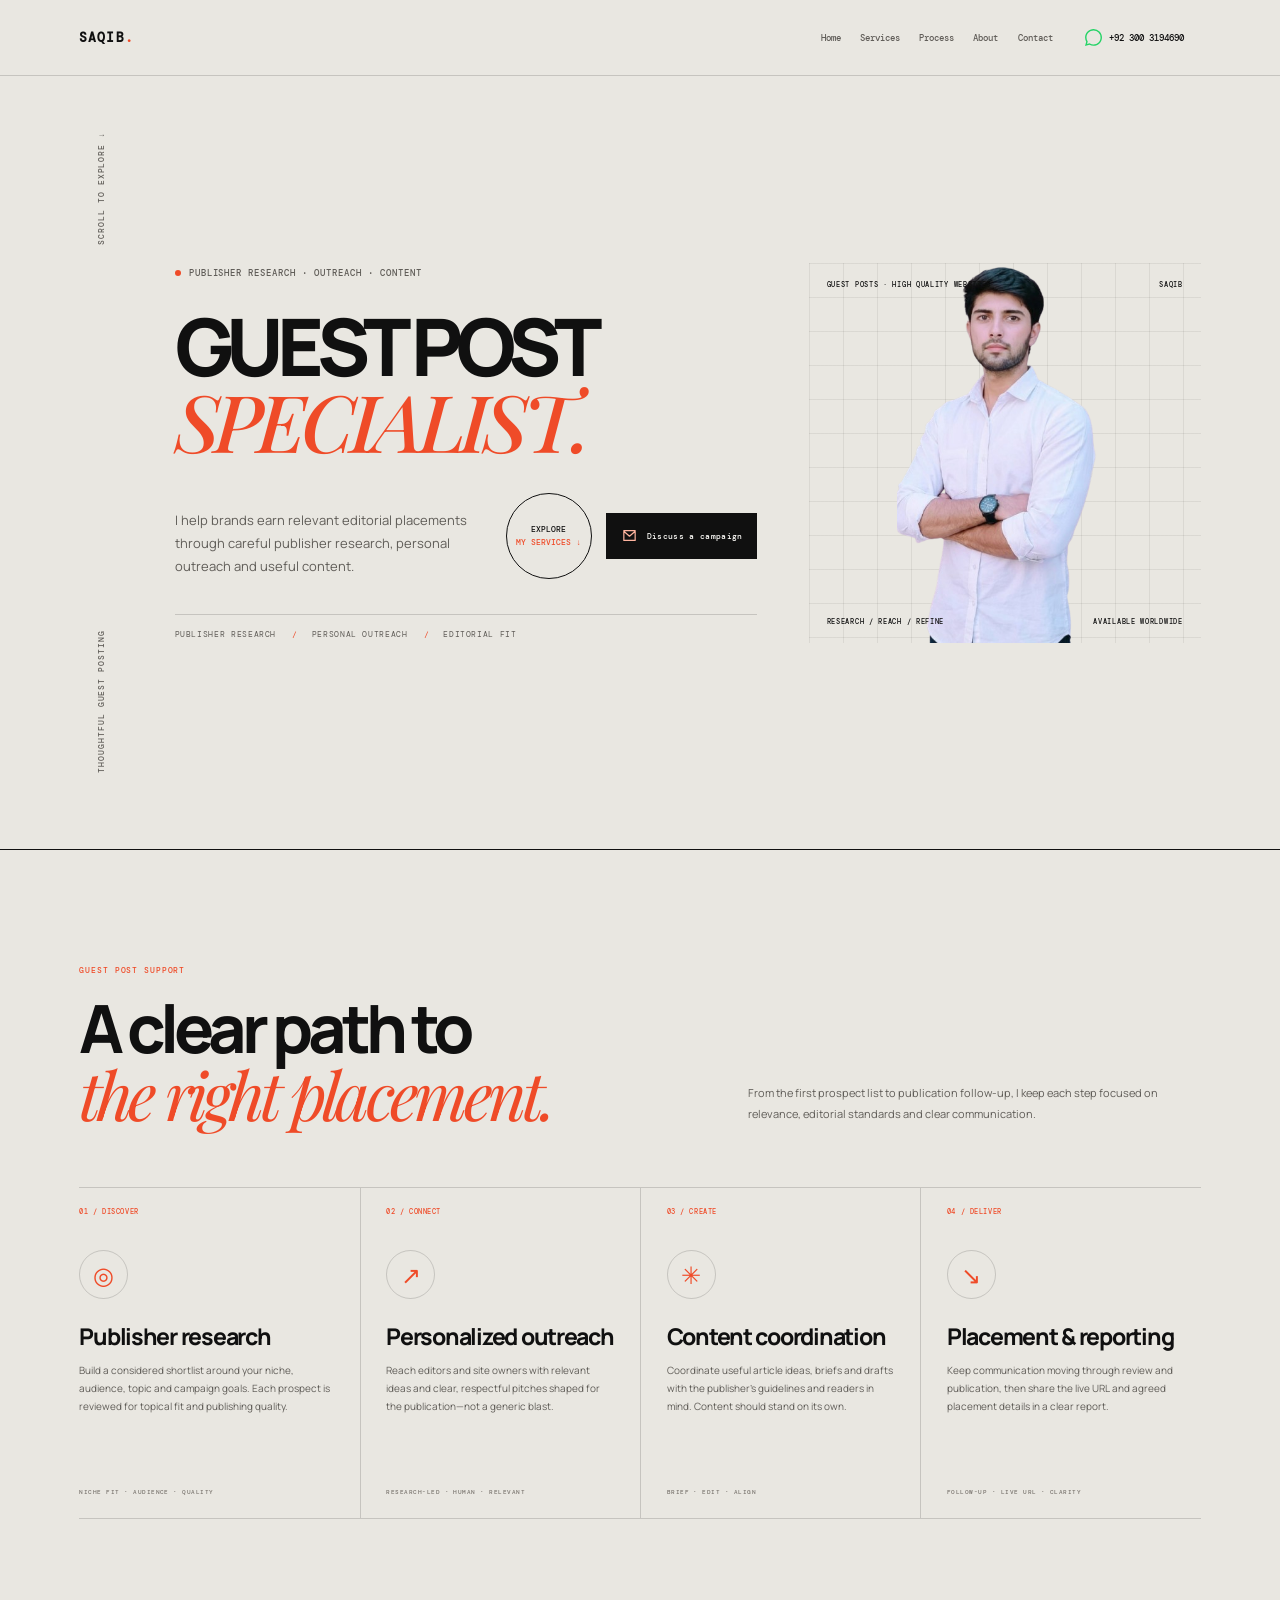
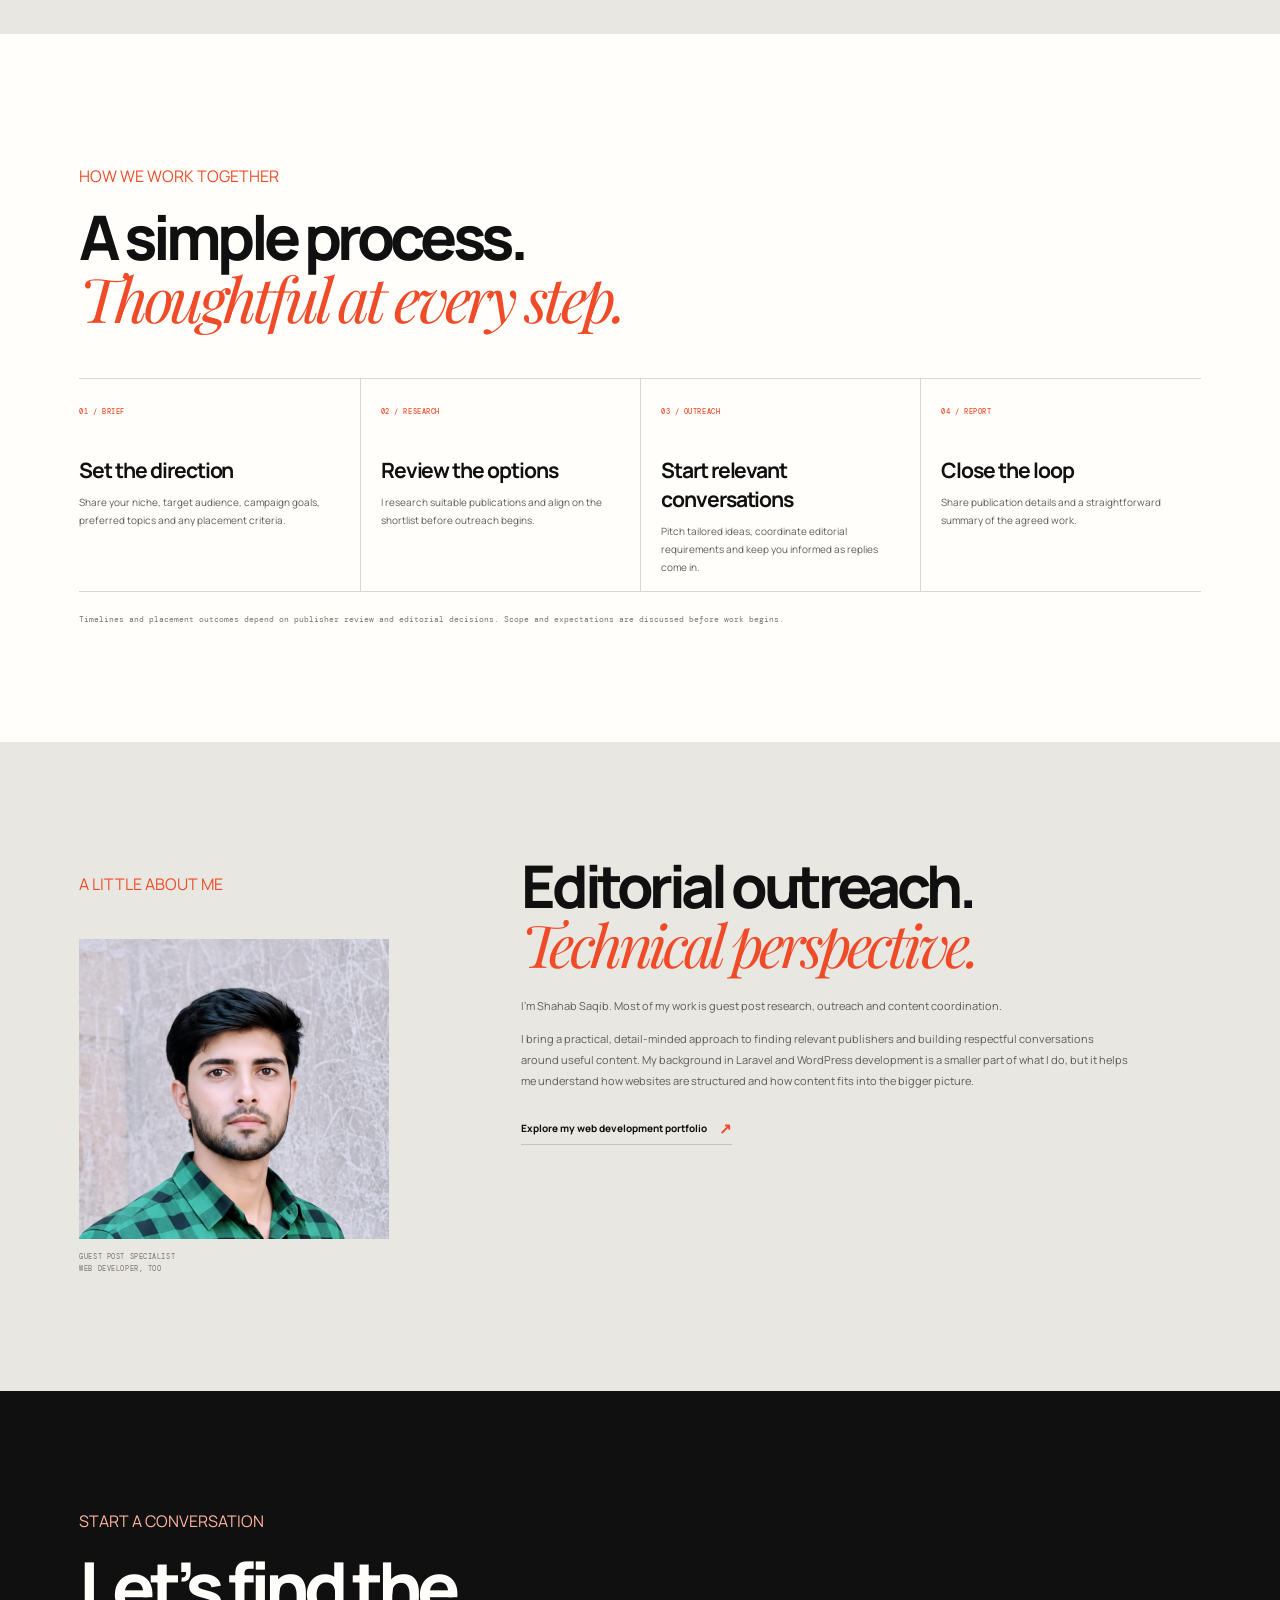
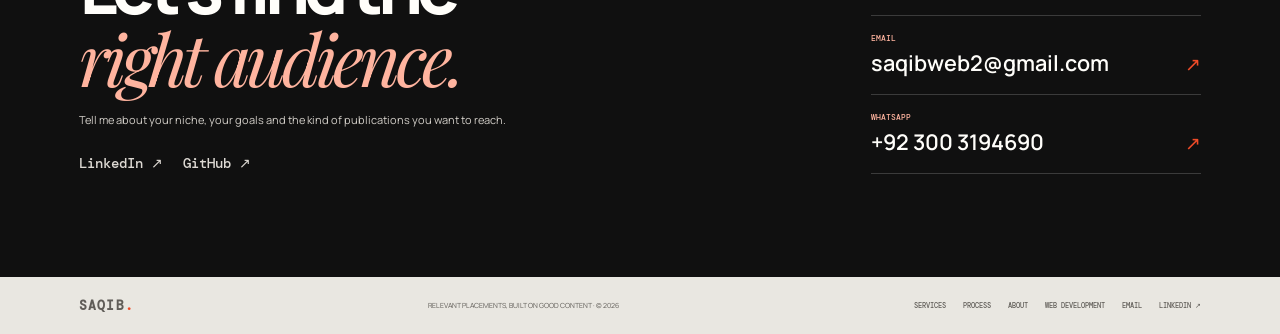
<file: guest-post.html>
<!doctype html>
<html lang="en">

<head>
  <meta charset="utf-8">
  <meta name="viewport" content="width=device-width, initial-scale=1">
  <meta name="theme-color" content="#e9e7e1">
  <meta name="description" content="Guest post outreach and content placement with Shahab Saqib. Find relevant publishers, pitch thoughtfully, and build lasting editorial relationships.">
  <meta name="author" content="Shahab Saqib">
  <meta property="og:type" content="website">
  <meta property="og:title" content="Shahab Saqib — Guest Post Specialist">
  <meta property="og:description" content="Thoughtful guest post outreach, publisher research, content coordination and editorial placements.">
  <meta property="og:image" content="images/profile-image.png">
  <meta name="twitter:card" content="summary_large_image">
  <title>Guest Post Specialist | Shahab Saqib</title>
  <link rel="preconnect" href="https://fonts.googleapis.com">
  <link rel="preconnect" href="https://fonts.gstatic.com" crossorigin>
  <link href="https://fonts.googleapis.com/css2?family=DM+Mono:wght@400;500&family=Manrope:wght@400;500;600;700;800&family=Playfair+Display:ital,wght@1,400;1,600&display=swap" rel="stylesheet">
  <link rel="stylesheet" href="guest-post.css">
  <script type="application/ld+json">
  {"@context":"https://schema.org","@type":"Person","name":"Shahab Saqib","jobTitle":"Guest Post Specialist","email":"saqibweb2@gmail.com","url":"guest-post.html","knowsAbout":["Guest post outreach","Publisher research","Editorial content coordination","Laravel development","WordPress development"],"sameAs":["https://www.linkedin.com/in/saqibweb2/","https://github.com/saqibweb52"]}
  </script>
    <script async src="https://www.googletagmanager.com/gtag/js?id=G-ZCXZPMM7QT"></script>
  <script>
    window.dataLayer = window.dataLayer || [];
    function gtag() { dataLayer.push(arguments); }
    gtag('js', new Date());

    gtag('config', 'G-ZCXZPMM7QT');
  </script>
</head>

<body>
  <a class="skip-link" href="#main">Skip to content</a>
  <header class="topbar">
    <a class="wordmark" href="#top" aria-label="Shahab Saqib guest post home">SAQIB<span>.</span></a>
    <nav class="desktop-nav" aria-label="Main navigation">
      <a href="#top">Home</a><a href="#services">Services</a><a href="#process">Process</a><a href="#about">About</a><a href="#contact">Contact</a>
    </nav>
    <a class="topbar-whatsapp" href="https://wa.me/923003194690" target="_blank" rel="noopener noreferrer" aria-label="WhatsApp Saqib at +92 300 3194690"><svg viewBox="0 0 24 24" aria-hidden="true"><path d="M20.52 3.48A11.87 11.87 0 0 0 12.04 0C5.47 0 .12 5.35.12 11.92c0 2.1.55 4.15 1.6 5.96L0 24l6.29-1.65a11.9 11.9 0 0 0 5.74 1.47h.01c6.57 0 11.92-5.35 11.92-11.92 0-3.18-1.24-6.17-3.44-8.42ZM12.04 21.8h-.01a9.9 9.9 0 0 1-5.05-1.38l-.36-.21-3.73.98.99-3.64-.24-.37a9.86 9.86 0 0 1-1.52-5.26c0-5.48 4.45-9.93 9.93-9.93 2.65 0 5.14 1.03 7.01 2.91a9.88 9.88 0 0 1 2.9 7.02c0 5.48-4.45 9.88-9.92 9.88Z"/></svg><span>+92 300 3194690</span></a>
    <button class="menu-toggle" type="button" aria-label="Open menu" aria-controls="site-drawer" aria-expanded="false"><span></span><span></span></button>
  </header>

  <button class="drawer-backdrop" type="button" aria-label="Close menu" tabindex="-1"></button>
  <aside class="drawer" id="site-drawer" aria-label="Main menu" aria-hidden="true" inert>
    <div class="drawer-head"><span>MENU / NAVIGATION</span><button class="drawer-close" type="button" aria-label="Close menu">×</button></div>
    <nav aria-label="Site navigation"><a href="#top">Home</a><a href="#services">Services</a><a href="#process">Process</a><a href="#about">About</a><a href="#contact">Contact</a></nav>
    <div class="drawer-contact"><p>LET’S TALK</p><a href="https://wa.me/923003194690" target="_blank" rel="noopener noreferrer">WhatsApp <b>+92 300 3194690 ↗</b></a><a href="mailto:saqibweb2@gmail.com">Email <b>saqibweb2@gmail.com ↗</b></a><div class="drawer-social"><a href="https://www.linkedin.com/in/saqibweb2/" target="_blank" rel="noopener noreferrer">LINKEDIN ↗</a><a href="https://github.com/saqibweb52" target="_blank" rel="noopener noreferrer">GITHUB ↗</a></div></div>
  </aside>

  <main id="main">
    <section class="hero" id="top" aria-labelledby="hero-title">
      <div class="hero-rail"><span>THOUGHTFUL GUEST POSTING</span><span>SCROLL TO EXPLORE ↓</span></div>
      <div class="hero-main">
        <p class="eyebrow"><i aria-hidden="true"></i> PUBLISHER RESEARCH · OUTREACH · CONTENT</p>
        <h1 id="hero-title">GUEST POST<br><em>SPECIALIST.</em></h1>
        <div class="hero-bottom">
          <p>I help brands earn relevant editorial placements through careful publisher research, personal outreach and useful content.</p>
          <div class="hero-actions">
            <a class="circle-link" href="#services" aria-label="Explore guest post services">EXPLORE<br><span>MY SERVICES ↓</span></a>
            <a class="resume-download" href="mailto:saqibweb2@gmail.com" aria-label="Email Saqib about guest post services"><svg viewBox="0 0 24 24" aria-hidden="true"><path d="M4 5h16v14H4zM4 6l8 7 8-7"/></svg><span>Discuss a campaign</span></a>
          </div>
        </div>
        <div class="hero-tags"><span>PUBLISHER RESEARCH</span><span>PERSONAL OUTREACH</span><span>EDITORIAL FIT</span></div>
      </div>
      <div class="hero-art" aria-label="Portrait photo of Saqib">
        <div class="art-top"><span>GUEST POSTS · HIGH QUALITY WEBSITES</span><span>SAQIB</span></div>
        <div class="hero-portrait"><img src="images/profile-image.png" alt="Portrait of Saqib" width="533" height="533" fetchpriority="high"></div>
        <div class="art-bottom"><span>RESEARCH / REACH / REFINE</span><span>AVAILABLE WORLDWIDE</span></div>
      </div>
    </section>

    <section class="services-section" id="services" aria-labelledby="services-title">
      <div class="section-intro"><span>GUEST POST SUPPORT</span>
        <h2 id="services-title">A clear path to<br><em>the right placement.</em></h2>
        <p>From the first prospect list to publication follow-up, I keep each step focused on relevance, editorial standards and clear communication.</p>
      </div>
      <div class="service-grid">
        <article class="service-card"><span class="service-number">01 / DISCOVER</span><div class="service-icon" aria-hidden="true">◎</div><h3>Publisher research</h3><p>Build a considered shortlist around your niche, audience, topic and campaign goals. Each prospect is reviewed for topical fit and publishing quality.</p><span class="service-meta">NICHE FIT · AUDIENCE · QUALITY</span></article>
        <article class="service-card"><span class="service-number">02 / CONNECT</span><div class="service-icon" aria-hidden="true">↗</div><h3>Personalized outreach</h3><p>Reach editors and site owners with relevant ideas and clear, respectful pitches shaped for the publication—not a generic blast.</p><span class="service-meta">RESEARCH-LED · HUMAN · RELEVANT</span></article>
        <article class="service-card"><span class="service-number">03 / CREATE</span><div class="service-icon" aria-hidden="true">✳</div><h3>Content coordination</h3><p>Coordinate useful article ideas, briefs and drafts with the publisher’s guidelines and readers in mind. Content should stand on its own.</p><span class="service-meta">BRIEF · EDIT · ALIGN</span></article>
        <article class="service-card"><span class="service-number">04 / DELIVER</span><div class="service-icon" aria-hidden="true">↘</div><h3>Placement &amp; reporting</h3><p>Keep communication moving through review and publication, then share the live URL and agreed placement details in a clear report.</p><span class="service-meta">FOLLOW-UP · LIVE URL · CLARITY</span></article>
      </div>
    </section>

    <section class="process-section" id="process" aria-labelledby="process-title">
      <p class="section-kicker">HOW WE WORK TOGETHER</p>
      <h2 id="process-title">A simple process.<br><em>Thoughtful at every step.</em></h2>
      <div class="process-grid">
        <article><span>01 / BRIEF</span><h3>Set the direction</h3><p>Share your niche, target audience, campaign goals, preferred topics and any placement criteria.</p></article>
        <article><span>02 / RESEARCH</span><h3>Review the options</h3><p>I research suitable publications and align on the shortlist before outreach begins.</p></article>
        <article><span>03 / OUTREACH</span><h3>Start relevant conversations</h3><p>Pitch tailored ideas, coordinate editorial requirements and keep you informed as replies come in.</p></article>
        <article><span>04 / REPORT</span><h3>Close the loop</h3><p>Share publication details and a straightforward summary of the agreed work.</p></article>
      </div>
      <p class="process-note">Timelines and placement outcomes depend on publisher review and editorial decisions. Scope and expectations are discussed before work begins.</p>
    </section>

    <section class="about-section" id="about" aria-labelledby="about-title">
      <div class="about-side"><p class="section-kicker">A LITTLE ABOUT ME</p><figure class="about-portrait"><img src="images/profile.png" alt="Shahab Saqib, guest post specialist and web developer" width="300" height="300" loading="lazy" decoding="async"></figure><span class="about-side-note">GUEST POST SPECIALIST<br>WEB DEVELOPER, TOO</span></div>
      <div class="about-copy"><h2 id="about-title">Editorial outreach.<br><em>Technical perspective.</em></h2><p class="about-lead">I’m Shahab Saqib. Most of my work is guest post research, outreach and content coordination.</p><p>I bring a practical, detail-minded approach to finding relevant publishers and building respectful conversations around useful content. My background in Laravel and WordPress development is a smaller part of what I do, but it helps me understand how websites are structured and how content fits into the bigger picture.</p><a class="text-link" href="index.html">Explore my web development portfolio <span aria-hidden="true">↗</span></a></div>
    </section>

    <section class="contact-section" id="contact" aria-labelledby="contact-title">
      <div><p class="section-kicker">START A CONVERSATION</p><h2 id="contact-title">Let’s find the<br><em>right audience.</em></h2><p>Tell me about your niche, your goals and the kind of publications you want to reach.</p><div class="contact-social"><a href="https://www.linkedin.com/in/saqibweb2/" target="_blank" rel="noopener noreferrer">LinkedIn ↗</a><a href="https://github.com/saqibweb52" target="_blank" rel="noopener noreferrer">GitHub ↗</a></div></div>
      <div class="contact-details"><a class="contact-cta" href="mailto:saqibweb2@gmail.com"><span>EMAIL</span><strong>saqibweb2@gmail.com</strong><b aria-hidden="true">↗</b></a><a class="contact-cta" href="https://wa.me/923003194690" target="_blank" rel="noopener noreferrer"><span>WHATSAPP</span><strong>+92 300 3194690</strong><b aria-hidden="true">↗</b></a></div>
    </section>
  </main>

  <footer class="footer"><a class="wordmark" href="#top">SAQIB<span>.</span></a><p>RELEVANT PLACEMENTS, BUILT ON GOOD CONTENT · © <span data-year></span></p><nav aria-label="Footer links"><a href="#services">SERVICES</a><a href="#process">PROCESS</a><a href="#about">ABOUT</a><a href="index.html">WEB DEVELOPMENT</a><a href="mailto:saqibweb2@gmail.com">EMAIL</a><a href="https://www.linkedin.com/in/saqibweb2/" target="_blank" rel="noopener noreferrer">LINKEDIN ↗</a></nav></footer>
  <script src="guest-post.js" defer></script>
</body>
</html>
</file>
<file: guest-post.css>
:root {
  color-scheme: light;
  --canvas: #e9e7e1;
  --paper: #fffefa;
  --ink: #101010;
  --muted: #605d58;
  --line: rgba(16, 16, 16, .16);
  --line-on-dark: rgba(255, 255, 255, .18);
  --accent: #ef4b28;
  --accent-soft: #ffb49f;
  --sans: "Manrope", Arial, sans-serif;
  --mono: "DM Mono", monospace;
  --serif: "Playfair Display", Georgia, serif;
  --gutter: clamp(22px, 6.2vw, 96px);
  --max-width: 1600px;
}

* { box-sizing: border-box; }
html { scroll-behavior: smooth; scroll-padding-top: 90px; }
body { margin: 0; overflow-x: clip; background: var(--canvas); color: var(--ink); font-family: var(--sans); -webkit-font-smoothing: antialiased; }
body.menu-open { overflow: hidden; }
a { color: inherit; text-decoration: none; }
button { color: inherit; font: inherit; }
img { display: block; width: 100%; max-width: 100%; }
::selection { background: var(--accent-soft); color: var(--ink); }
:focus-visible { outline: 2px solid var(--accent); outline-offset: 4px; }
[hidden] { display: none !important; }

.skip-link { position: fixed; z-index: 120; top: 12px; left: 12px; padding: 12px 16px; transform: translateY(-160%); background: var(--accent); color: var(--ink); font-size: 13px; font-weight: 800; }
.skip-link:focus { transform: translateY(0); }
.topbar { position: fixed; z-index: 50; inset: 0 0 auto; display: flex; align-items: center; justify-content: space-between; height: 76px; padding: 0 var(--gutter); border-bottom: 1px solid var(--line); background: rgba(233, 231, 225, .9); backdrop-filter: blur(14px); -webkit-backdrop-filter: blur(14px); }
.wordmark { font: 800 13px var(--mono); letter-spacing: .08em; }
.wordmark span { color: var(--accent); }
.desktop-nav { display: flex; align-items: center; gap: clamp(11px, 1.5vw, 22px); margin-left: auto; margin-right: clamp(14px, 2.5vw, 32px); font: 500 9px var(--mono); }
.desktop-nav a { color: var(--muted); transition: color .2s ease; }
.desktop-nav a:hover, .desktop-nav a:focus-visible { color: var(--accent); }
.topbar-whatsapp { display: flex; align-items: center; gap: 7px; margin-right: 17px; white-space: nowrap; font: 500 9px var(--mono); }
.topbar-whatsapp svg { width: 17px; height: 17px; fill: #25d366; }
.menu-toggle { display: none; width: 42px; height: 42px; place-content: center; gap: 5px; border: 1px solid var(--ink); background: transparent; cursor: pointer; }
.menu-toggle span { display: block; width: 18px; height: 1px; background: var(--ink); transition: transform .2s ease; }
.menu-toggle[aria-expanded="true"] span:first-child { transform: translateY(3px) rotate(45deg); }
.menu-toggle[aria-expanded="true"] span:last-child { transform: translateY(-3px) rotate(-45deg); }
.drawer-backdrop { position: fixed; z-index: 70; inset: 0; visibility: hidden; border: 0; background: rgba(16, 16, 16, .56); opacity: 0; transition: opacity .3s ease, visibility .3s ease; }
.drawer-backdrop.open { visibility: visible; opacity: 1; }
.drawer { position: fixed; z-index: 80; inset: 0 0 0 auto; display: flex; flex-direction: column; width: min(460px, 93vw); min-height: 100dvh; overflow-y: auto; padding: 24px clamp(24px, 5vw, 42px) 32px; transform: translateX(105%); visibility: hidden; background: var(--ink); color: var(--paper); transition: transform .35s cubic-bezier(.2,.7,.2,1), visibility .35s; }
.drawer.open { transform: translateX(0); visibility: visible; }
.drawer-head { display: flex; align-items: center; justify-content: space-between; color: var(--accent-soft); font: 500 9px var(--mono); letter-spacing: .12em; }
.drawer-close { width: 40px; height: 40px; border: 1px solid var(--line-on-dark); background: none; color: var(--paper); font-size: 26px; cursor: pointer; }
.drawer nav { display: flex; flex-direction: column; margin-top: 30px; }
.drawer nav a { display: flex; align-items: baseline; gap: 15px; padding: 12px 0; border-bottom: 1px solid var(--line-on-dark); font-size: clamp(1.8rem, 7vw, 2.5rem); font-weight: 650; letter-spacing: -.06em; transition: color .2s ease; }
.drawer nav a:hover { color: var(--accent-soft); }
.drawer-contact { display: flex; flex-direction: column; gap: 12px; margin-top: auto; padding-top: 28px; }
.drawer-contact > p, .drawer-social { margin: 0; color: #bbb7b1; font: 400 8px/1.7 var(--mono); letter-spacing: .1em; }
.drawer-contact > a { display: flex; align-items: center; justify-content: space-between; gap: 15px; color: #ddd9d3; font-size: 11px; }
.drawer-contact > a b { color: var(--paper); font-weight: 500; }
.drawer-social { display: flex; flex-wrap: wrap; gap: 4px 18px; margin-top: 9px; padding-top: 12px; border-top: 1px solid var(--line-on-dark); }

.hero { position: relative; display: grid; grid-template-columns: 44px minmax(0, 1.16fr) minmax(290px, .78fr); align-items: center; gap: clamp(24px, 4vw, 58px); min-height: min(850px, 100svh); padding: 132px var(--gutter) 76px; border-bottom: 1px solid var(--ink); }
.hero-rail { display: flex; height: 100%; align-items: center; justify-content: space-between; writing-mode: vertical-rl; transform: rotate(180deg); color: var(--muted); font: 500 8px var(--mono); letter-spacing: .12em; }
.hero-main { position: relative; z-index: 2; }
.eyebrow { display: flex; align-items: center; margin: 0 0 28px; color: var(--muted); font: 500 9px/1.6 var(--mono); letter-spacing: .11em; }
.eyebrow i { display: inline-block; width: 6px; height: 6px; margin-right: 8px; border-radius: 50%; background: var(--accent); }
h1, h2, h3, p { overflow-wrap: anywhere; }
main { width: min(100%, var(--max-width)); margin-inline: auto; }
.hero h1 { max-width: 780px; margin: 0; font-size: clamp(3.5rem, 6.2vw, 6.2rem); font-weight: 800; line-height: .94; letter-spacing: -.09em; }
.hero h1 em { color: var(--accent); font-family: var(--serif); font-weight: 500; letter-spacing: -.065em; }
h2 em { color: var(--accent); font-family: var(--serif); font-weight: 400; letter-spacing: -.07em; }
.hero-bottom { display: flex; align-items: flex-end; justify-content: space-between; gap: 20px; max-width: 700px; margin-top: 32px; }
.hero-bottom > p { max-width: 350px; margin: 0; color: var(--muted); font-size: 13px; line-height: 1.8; }
.hero-actions { display: flex; flex: 0 0 auto; align-items: center; gap: 14px; }
.circle-link { display: grid; flex: 0 0 auto; width: 86px; height: 86px; place-content: center; border: 1px solid var(--ink); border-radius: 50%; text-align: center; font: 500 8px/1.6 var(--mono); transition: color .25s ease, background .25s ease, transform .25s ease; }
.circle-link span { color: var(--accent); }
.circle-link:hover { transform: rotate(-9deg); background: var(--accent); color: var(--ink); }
.circle-link:hover span { color: var(--ink); }
.hero-tags { display: flex; flex-wrap: wrap; gap: 7px 16px; margin-top: 35px; padding-top: 14px; border-top: 1px solid var(--line); color: var(--muted); font: 400 8px var(--mono); letter-spacing: .08em; }
.hero-tags span + span::before { margin-right: 14px; color: var(--accent); content: "/"; }
.resume-download { display: inline-flex; min-height: 46px; align-items: center; justify-content: center; gap: 9px; padding: 0 14px; border: 1px solid var(--ink); background: var(--ink); color: var(--paper); font: 500 8px var(--mono); letter-spacing: .04em; white-space: nowrap; transition: color .2s ease, background .2s ease, border-color .2s ease; }
.resume-download svg { width: 17px; height: 17px; fill: none; stroke: var(--accent-soft); stroke-linecap: round; stroke-linejoin: round; stroke-width: 1.7; transition: stroke .2s ease; }
.resume-download:hover { border-color: var(--accent); background: var(--accent); color: var(--ink); }
.resume-download:hover svg { stroke: var(--ink); }
.hero-art { position: relative; display: flex; min-height: 380px; align-items: center; justify-content: center; overflow: hidden; color: var(--ink); }
.hero-art::before { position: absolute; inset: 0; background-image: linear-gradient(rgba(16,16,16,.07) 1px, transparent 1px), linear-gradient(90deg, rgba(16,16,16,.07) 1px, transparent 1px); background-size: 34px 34px; content: ""; }
.art-top, .art-bottom { position: absolute; z-index: 3; right: 18px; left: 18px; display: flex; justify-content: space-between; gap: 10px; color: var(--ink); font: 500 7px var(--mono); letter-spacing: .1em; }
.art-top { top: 17px; }
.art-bottom { bottom: 17px; }
.hero-portrait { position: relative; z-index: 2; width: min(55%, 245px); height: 380px; aspect-ratio: .82; margin: 0; overflow: hidden; }
.hero-portrait img { width: 100%; height: 100%; object-fit: cover; object-position: center top; }

.services-section { padding: clamp(75px, 9vw, 120px) var(--gutter); }
.section-intro { display: grid; grid-template-columns: minmax(0, 1fr) minmax(250px, .8fr); align-items: end; gap: 20px 8vw; }
.section-intro > span { grid-column: 1 / -1; color: var(--accent); font: 500 8px var(--mono); letter-spacing: .11em; }
.section-intro h2, .process-section h2, .about-copy h2 { margin: 0; font-size: clamp(2.7rem, 5.2vw, 5.25rem); font-weight: 750; line-height: .99; letter-spacing: -.075em; }
.section-intro > p { max-width: 420px; margin: 0 0 5px; color: var(--muted); font-size: 11px; line-height: 1.85; }
.service-grid { display: grid; grid-template-columns: repeat(4, minmax(0, 1fr)); margin-top: 58px; border-top: 1px solid var(--line); border-bottom: 1px solid var(--line); }
.service-card { position: relative; display: flex; min-height: 330px; flex-direction: column; padding: 19px clamp(14px, 2vw, 27px) 22px 0; }
.service-card + .service-card { padding-left: clamp(14px, 2vw, 27px); border-left: 1px solid var(--line); }
.service-number, .service-meta { color: var(--accent); font: 500 7px var(--mono); letter-spacing: .08em; }
.service-icon { display: grid; width: 49px; height: 49px; margin-top: 34px; place-items: center; border: 1px solid var(--line); border-radius: 50%; color: var(--accent); font-size: 24px; }
.service-card h3 { margin: 21px 0 9px; font-size: clamp(1.1rem, 1.8vw, 1.55rem); font-weight: 750; letter-spacing: -.055em; }
.service-card p { max-width: 300px; margin: 0; color: var(--muted); font-size: 10px; line-height: 1.8; }
.service-meta { margin-top: auto; padding-top: 20px; color: #79746e; font-size: 6px; }

.process-section { padding: clamp(75px, 9vw, 118px) var(--gutter); background: var(--paper); }
.process-section > .section-kicker { margin-bottom: 20px; color: var(--accent); }
.process-section h2 { font-size: clamp(2.5rem, 4.8vw, 4.8rem); }
.process-grid { display: grid; grid-template-columns: repeat(4, minmax(0, 1fr)); margin-top: 47px; border-top: 1px solid var(--line); }
.process-grid article { min-height: 210px; padding: 18px 20px 15px 0; border-bottom: 1px solid var(--line); }
.process-grid article + article { padding-left: 20px; border-left: 1px solid var(--line); }
.process-grid article > span { color: var(--accent); font: 500 7px var(--mono); letter-spacing: .08em; }
.process-grid h3 { margin: 36px 0 9px; font-size: clamp(1.05rem, 1.65vw, 1.35rem); letter-spacing: -.05em; }
.process-grid p { max-width: 260px; margin: 0; color: var(--muted); font-size: 10px; line-height: 1.8; }
.process-note { max-width: 760px; margin: 20px 0 0; color: #79746e; font: 400 8px/1.8 var(--mono); }

.about-section { display: grid; grid-template-columns: minmax(180px, .65fr) minmax(0, 1.3fr); gap: clamp(40px, 8vw, 120px); padding: clamp(75px, 9vw, 120px) var(--gutter); }
.about-side { display: flex; flex-direction: column; align-items: flex-start; }
.about-side .section-kicker { color: var(--accent); }
.about-portrait { width: min(100%, 310px); margin: 28px 0 0; overflow: hidden; background: #c4b8a6; }
.about-portrait img { aspect-ratio: 1; object-fit: cover; object-position: center 36%; filter: saturate(.78); }
.about-side-note { margin-top: 12px; color: #79746e; font: 400 7px/1.8 var(--mono); letter-spacing: .08em; }
.about-copy { max-width: 760px; }
.about-label { margin: 0 0 20px; color: var(--accent); font: 500 8px var(--mono); letter-spacing: .08em; }
.about-label span { padding: 0 6px; color: var(--muted); }
.about-copy h2 { font-size: clamp(2.45rem, 4.6vw, 4.55rem); }
.about-copy > p:not(.about-label) { max-width: 610px; color: var(--muted); font-size: 11px; line-height: 1.9; }
.about-copy .about-lead { margin: 21px 0 12px; color: var(--ink); font-size: 14px; line-height: 1.7; }
.text-link { display: inline-flex; align-items: center; gap: 12px; margin-top: 15px; padding-bottom: 5px; border-bottom: 1px solid var(--line); font-size: 10px; font-weight: 750; }
.text-link span { color: var(--accent); font-size: 15px; transition: transform .2s ease; }
.text-link:hover span { transform: translate(3px, -3px); }

.contact-section { display: flex; align-items: flex-end; justify-content: space-between; gap: 36px; padding: clamp(70px, 8vw, 110px) var(--gutter); background: var(--ink); color: var(--paper); }
.contact-section .section-kicker { margin-bottom: 20px; color: var(--accent-soft); }
.contact-section h2 { margin: 0; font-size: clamp(2.8rem, 5.6vw, 5.3rem); font-weight: 750; line-height: .98; letter-spacing: -.075em; }
.contact-section h2 em { color: var(--accent-soft); }
.contact-section > div > p:last-of-type { margin: 15px 0 0; color: #d2cec8; font-size: 11px; line-height: 1.8; }
.contact-social { display: flex; flex-wrap: wrap; gap: 9px 20px; margin-top: 22px; color: #ddd9d3; font: 500 14px/1.6 var(--mono); }
.contact-social a:hover { color: var(--accent-soft); }
.contact-details { display: grid; min-width: min(330px, 100%); }
.contact-cta { display: grid; grid-template-columns: 1fr auto; align-items: end; gap: 5px 18px; padding: 17px 0; border-top: 1px solid var(--line-on-dark); }
.contact-cta:last-child { border-bottom: 1px solid var(--line-on-dark); }
.contact-cta > span { grid-column: 1 / -1; color: var(--accent-soft); font: 500 8px var(--mono); }
.contact-cta strong { font-size: clamp(1rem, 2vw, 1.35rem); font-weight: 600; }
.contact-cta b { color: var(--accent); font-size: 19px; font-weight: 400; transition: transform .2s ease; }
.contact-cta:hover b { transform: translate(3px, -3px); }
.footer { display: flex; align-items: center; justify-content: space-between; gap: 20px; padding: 20px var(--gutter); color: var(--muted); font-size: 7px; }
.footer > p { margin: 0; }
.footer nav { display: flex; flex-wrap: wrap; gap: 8px 17px; font: 500 7px var(--mono); }
.footer nav a:hover { color: var(--accent); }

.reveal-ready { opacity: 0; transform: translateY(15px); transition: opacity .55s ease, transform .55s cubic-bezier(.2,.7,.2,1); }
.reveal-ready.is-visible { opacity: 1; transform: none; }

@media (max-width: 1100px) {
  .hero { grid-template-columns: minmax(0, 1.08fr) minmax(250px, .82fr); gap: 26px; }
  .hero-rail { display: none; }
  .hero-art { min-height: 330px; }
  .service-grid { grid-template-columns: repeat(2, minmax(0, 1fr)); }
  .service-card { min-height: 290px; padding-right: 24px; border-bottom: 1px solid var(--line); }
  .service-card + .service-card { padding-left: 24px; }
  .service-card:nth-child(3) { padding-left: 0; border-left: 0; }
  .service-card:nth-child(3), .service-card:nth-child(4) { border-bottom: 0; }
  .process-grid { grid-template-columns: repeat(2, minmax(0, 1fr)); }
  .process-grid article:nth-child(3) { padding-left: 0; border-left: 0; }
}

@media (max-width: 760px) {
  html { scroll-padding-top: 72px; }
  .topbar { height: 68px; }
  .desktop-nav { display: none; }
  .menu-toggle { display: grid; }
  .hero { grid-template-columns: minmax(0, 1fr); gap: 28px; min-height: 0; padding-top: 125px; padding-bottom: 60px; }
  .hero-rail { display: none; }
  .hero h1 { font-size: clamp(3.3rem, 9vw, 5.7rem); }
  .hero-art { min-height: 300px; }
  .hero-bottom { align-items: flex-start; }
  .hero-actions { flex-wrap: wrap; }
  .hero-bottom > p { max-width: 430px; font-size: 14px; }
  .section-intro { grid-template-columns: 1fr; gap: 17px; }
  .section-intro > span { margin-bottom: 0; }
  .section-intro > p { max-width: 500px; }
  .about-section { grid-template-columns: 1fr; gap: 31px; }
  .about-side { display: flex; }
  .about-portrait { width: min(100%, 340px); }
  .contact-section { align-items: flex-start; flex-direction: column; }
  .contact-details { width: min(100%, 390px); }
}

@media (max-width: 540px) {
  :root { --gutter: 22px; }
  .eyebrow, .section-kicker, .section-intro > span, .drawer-head, .drawer-contact > p, .drawer-social { font-size: 10px; }
  .art-top, .art-bottom { font-size: 7px; }
  .topbar-whatsapp { gap: 5px; margin-left: auto; margin-right: 10px; font-size: 10px; }
  .topbar-whatsapp svg { width: 16px; height: 16px; }
  .hero { grid-template-columns: minmax(0,1fr); padding-top: 105px; gap: 28px; }
  .hero h1 { font-size: clamp(2.85rem, 12vw, 4.25rem); }
  .hero-bottom { align-items: flex-start; flex-direction: column; margin-top: 22px; }
  .hero-bottom > p { max-width: 320px; font-size: 15px; }
  .circle-link { width: 74px; height: 74px; font-size: 9px; }
  .hero-actions { gap: 10px; }
  .hero-tags { margin-top: 22px; font-size: 9px; }
  .hero-tags span + span::before { margin-right: 7px; }
  .resume-download { font-size: 10px; }
  .hero-art { min-height: 270px; }
  .services-section, .process-section { padding-block: 65px; }
  .section-intro h2, .process-section h2 { font-size: clamp(2.4rem, 11vw, 3.7rem); }
  .section-intro > p { font-size: 13px; }
  .service-grid { grid-template-columns: minmax(0, 1fr); margin-top: 36px; }
  .service-card, .service-card + .service-card { min-height: 0; padding: 20px 0 24px; border-left: 0; border-bottom: 1px solid var(--line); }
  .service-card:last-child { border-bottom: 0; }
  .service-icon { margin-top: 23px; }
  .service-card h3 { font-size: 1.35rem; }
  .service-card p { max-width: 430px; font-size: 13px; }
  .service-meta { padding-top: 15px; font-size: 8px; }
  .process-grid { grid-template-columns: minmax(0, 1fr); margin-top: 34px; }
  .process-grid article, .process-grid article + article { min-height: 0; padding: 18px 0; border-left: 0; }
  .process-grid h3 { margin: 21px 0 7px; font-size: 1.2rem; }
  .process-grid p { max-width: 430px; font-size: 13px; }
  .process-note { font-size: 8px; }
  .about-copy h2 { font-size: clamp(2.4rem, 10vw, 3.6rem); }
  .about-copy > p:not(.about-label) { font-size: 13px; }
  .about-copy .about-lead { font-size: 15px; }
  .about-label { font-size: 8px; }
  .text-link { font-size: 11px; }
  .contact-section { padding-block: 65px; }
  .contact-section h2 { font-size: clamp(2.45rem, 11vw, 3.7rem); }
  .contact-section > div > p:last-of-type { font-size: 13px; }
  .contact-social { font-size: 13px; }
  .contact-cta strong { font-size: 1rem; }
  .footer { align-items: flex-start; flex-direction: column; }
  .footer > p { line-height: 1.7; }
  .footer nav { gap: 10px 14px; font-size: 8px; }
}

@media (prefers-reduced-motion: reduce) {
  *, *::before, *::after { scroll-behavior: auto !important; transition-duration: .01ms !important; animation-duration: .01ms !important; animation-iteration-count: 1 !important; }
  .reveal-ready { opacity: 1; transform: none; }
}
</file>
